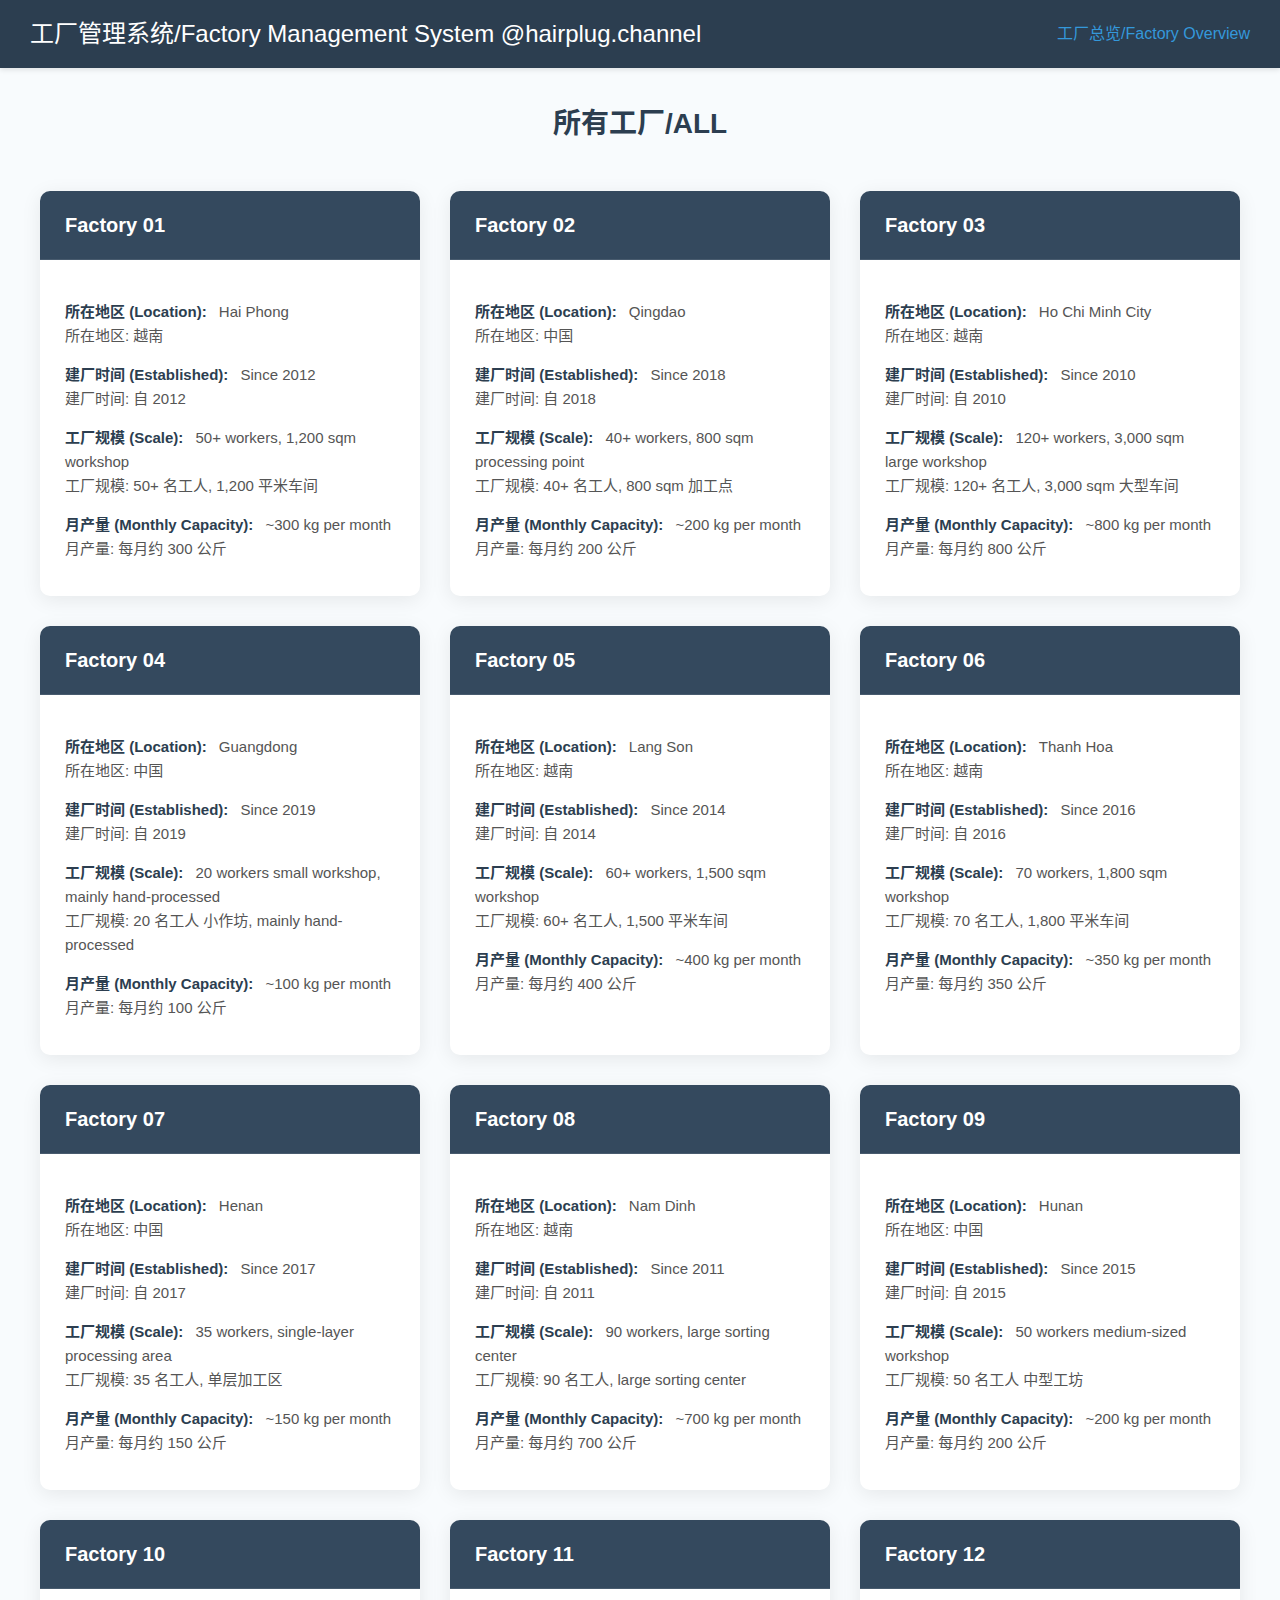
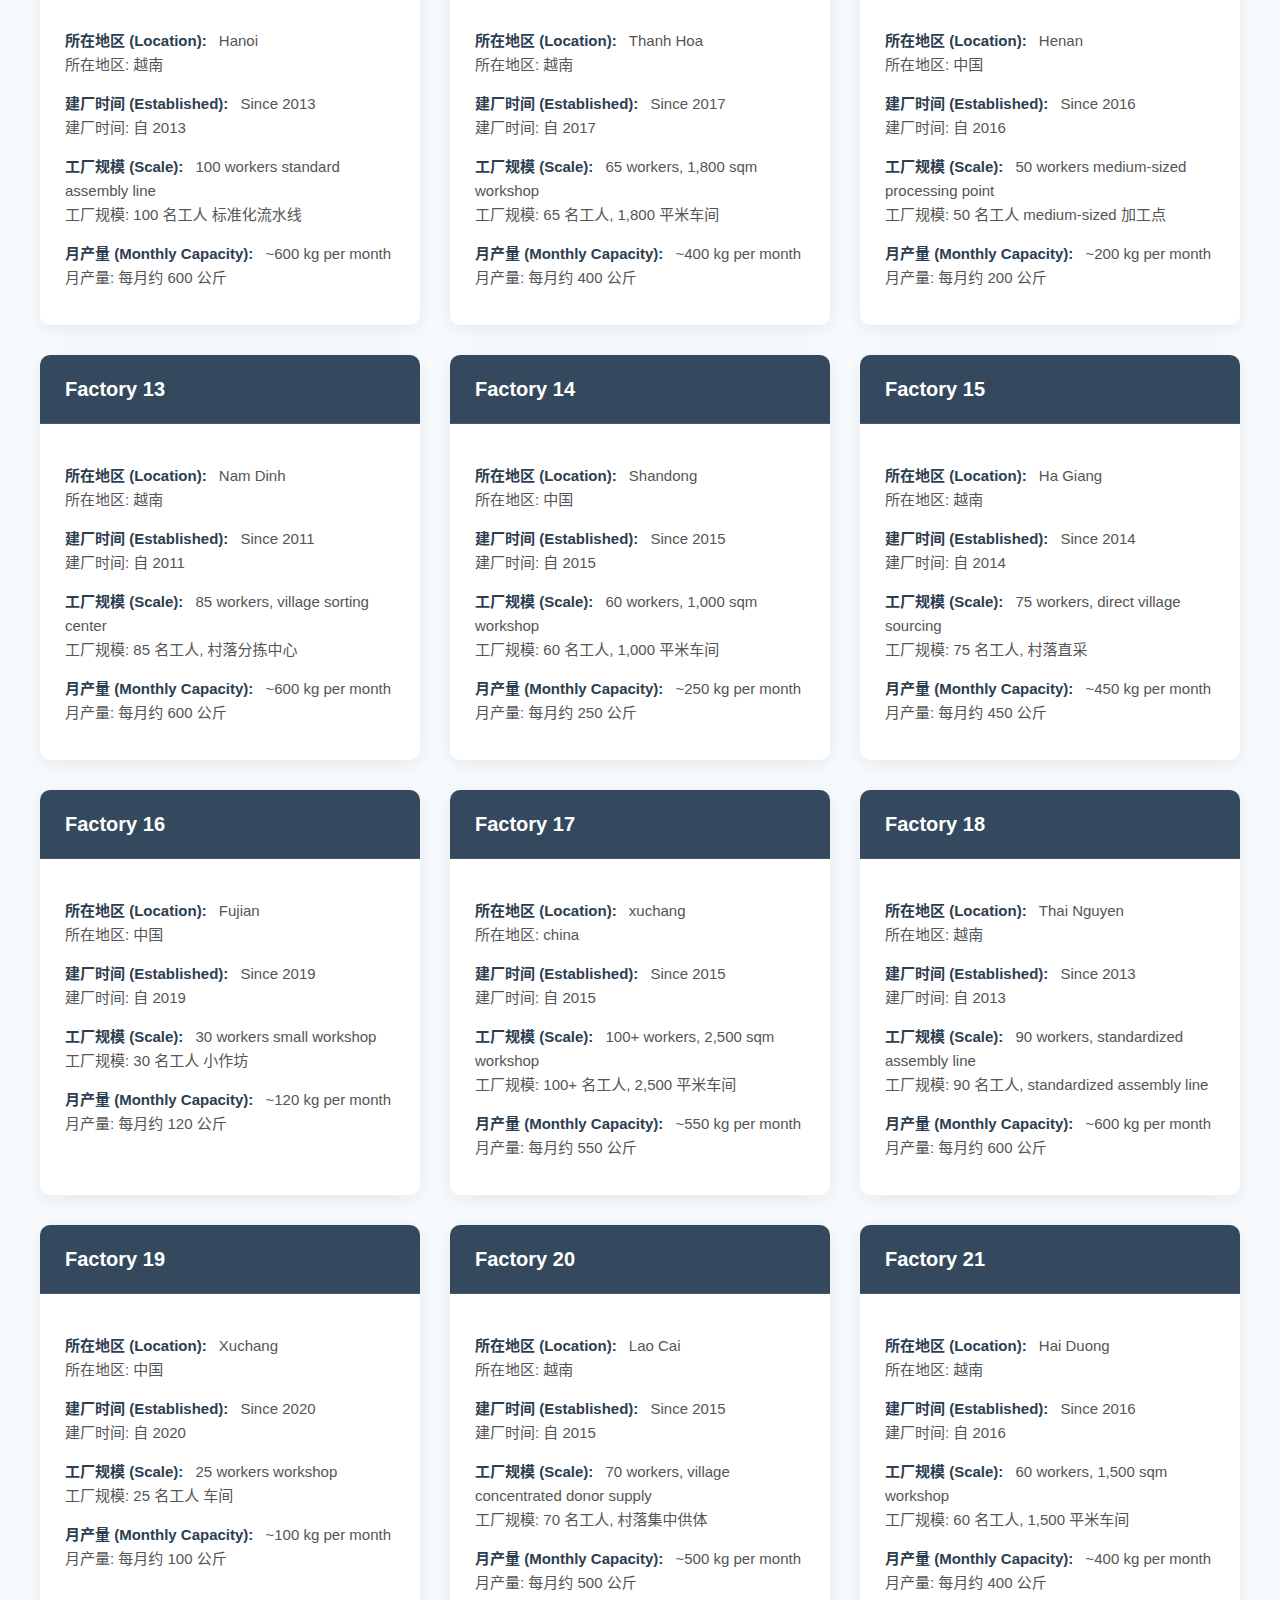
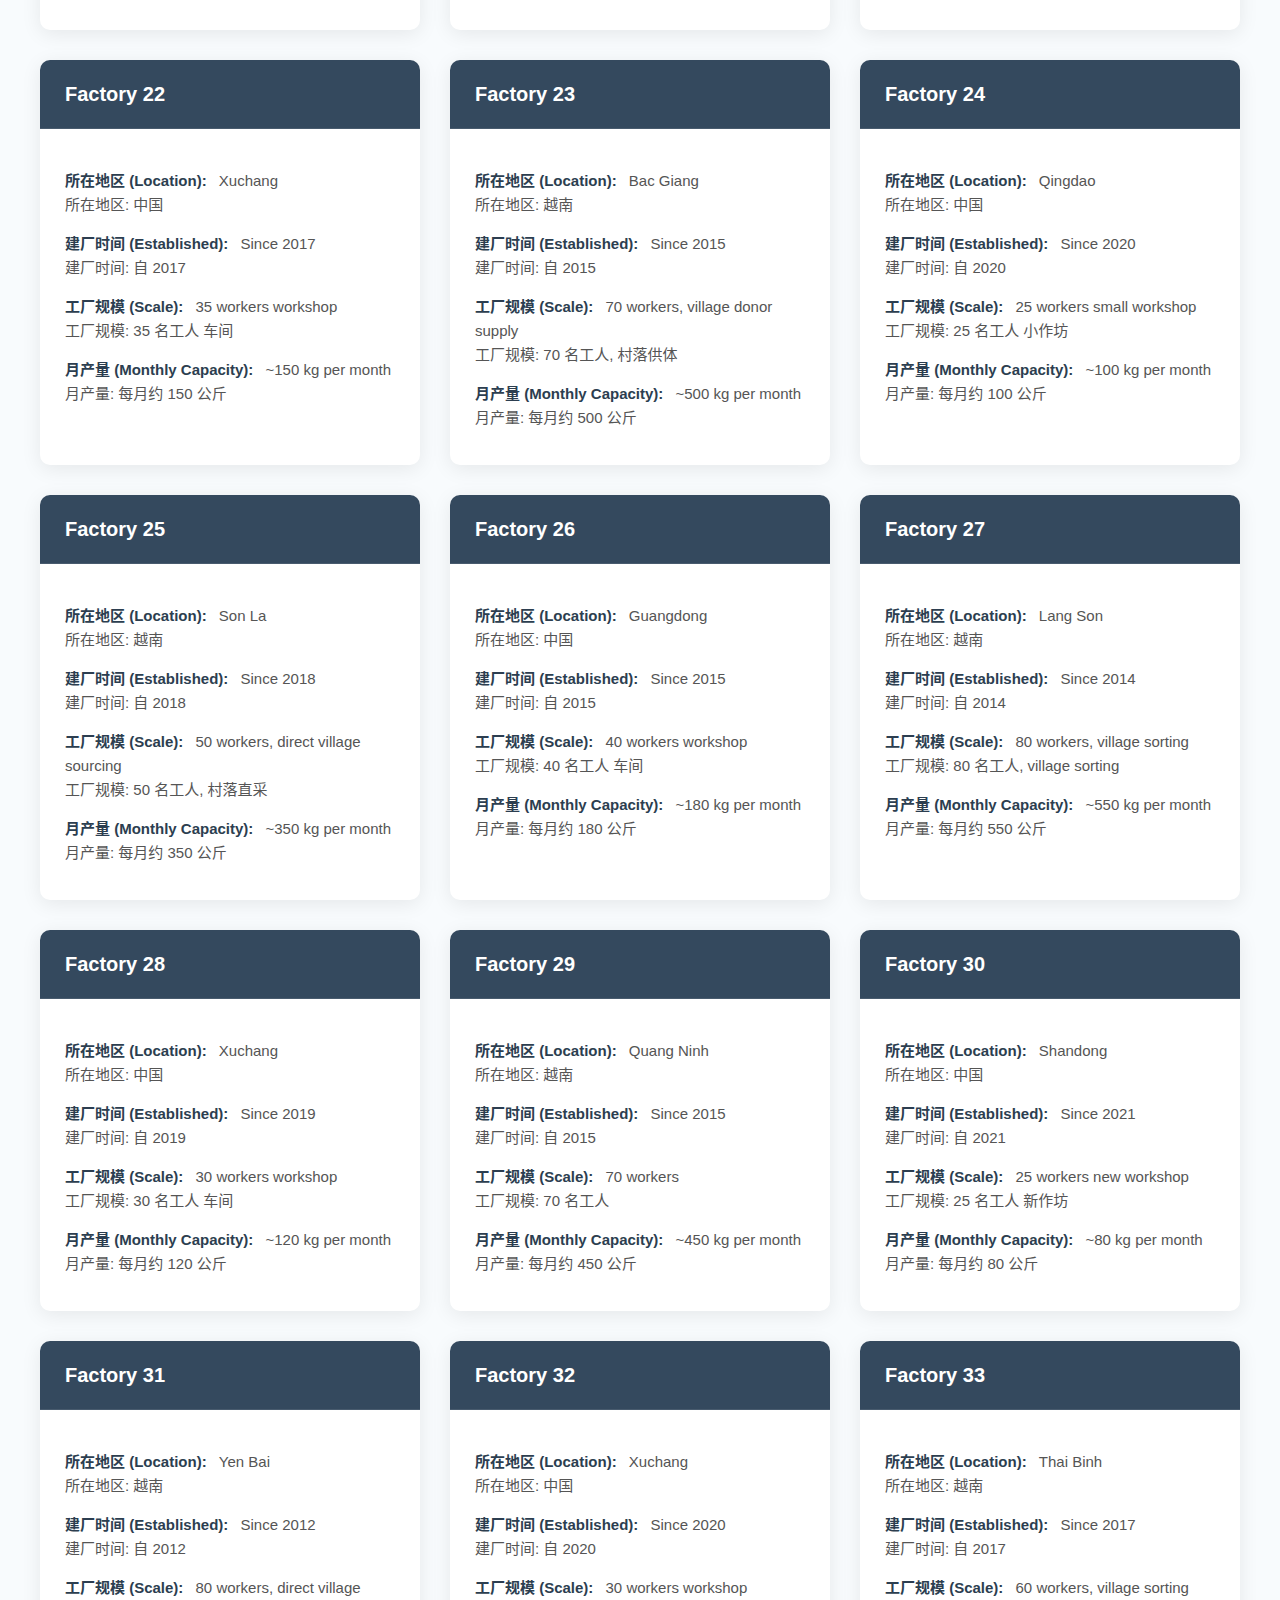
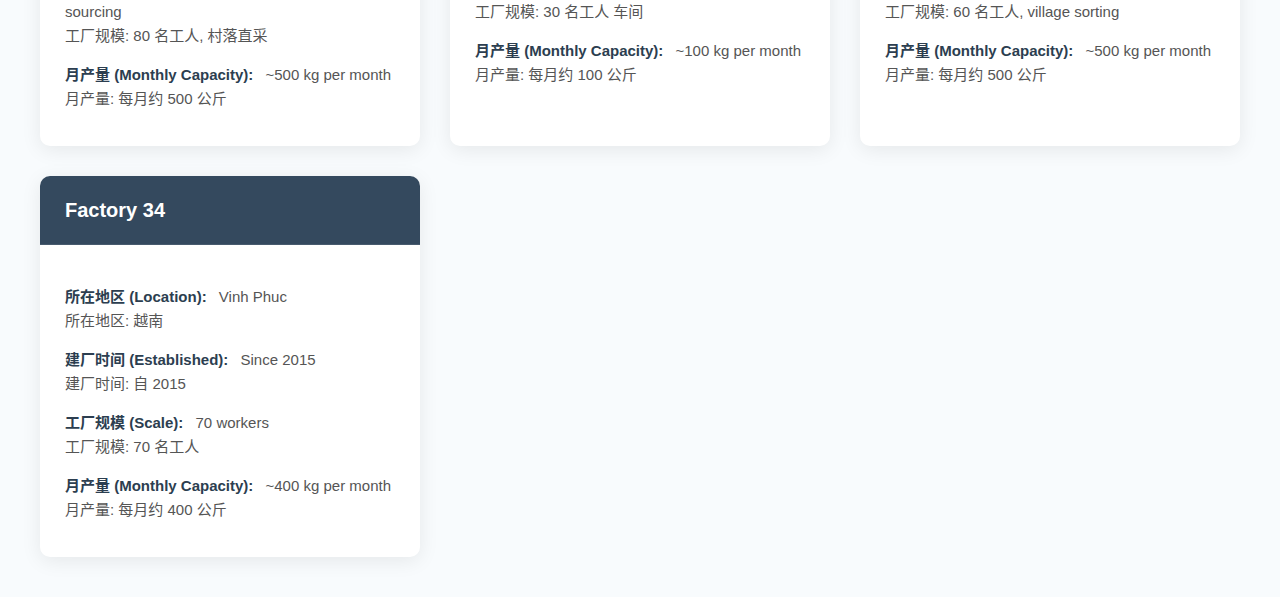
<file: index.html>
<!DOCTYPE html>
<html lang="zh-CN">
<head>
    <meta charset="UTF-8">
    <meta name="viewport" content="width=device-width, initial-scale=1.0">
    <title>工厂管理系统/Factory Management System @hairplug.channel - 工厂总览/Factory Overview</title>
    <link rel="stylesheet" href="css/style.css">
</head>
<body>
    <header class="header">
        <h1>工厂管理系统/Factory Management System @hairplug.channel</h1>
        <nav>
            <a href="index.html" class="active">工厂总览/Factory Overview</a>
        </nav>
    </header>

    <div class="container">
        <h2>所有工厂/ALL</h2>
        <div id="factory-list" class="factory-grid">
            </div>
    </div>

    <script src="js/script.js"></script>
    <script>
        // 在页面加载完成后渲染工厂列表
        document.addEventListener('DOMContentLoaded', () => {
            renderFactoryList();
        });
    </script>
</body>
</html>
</file>
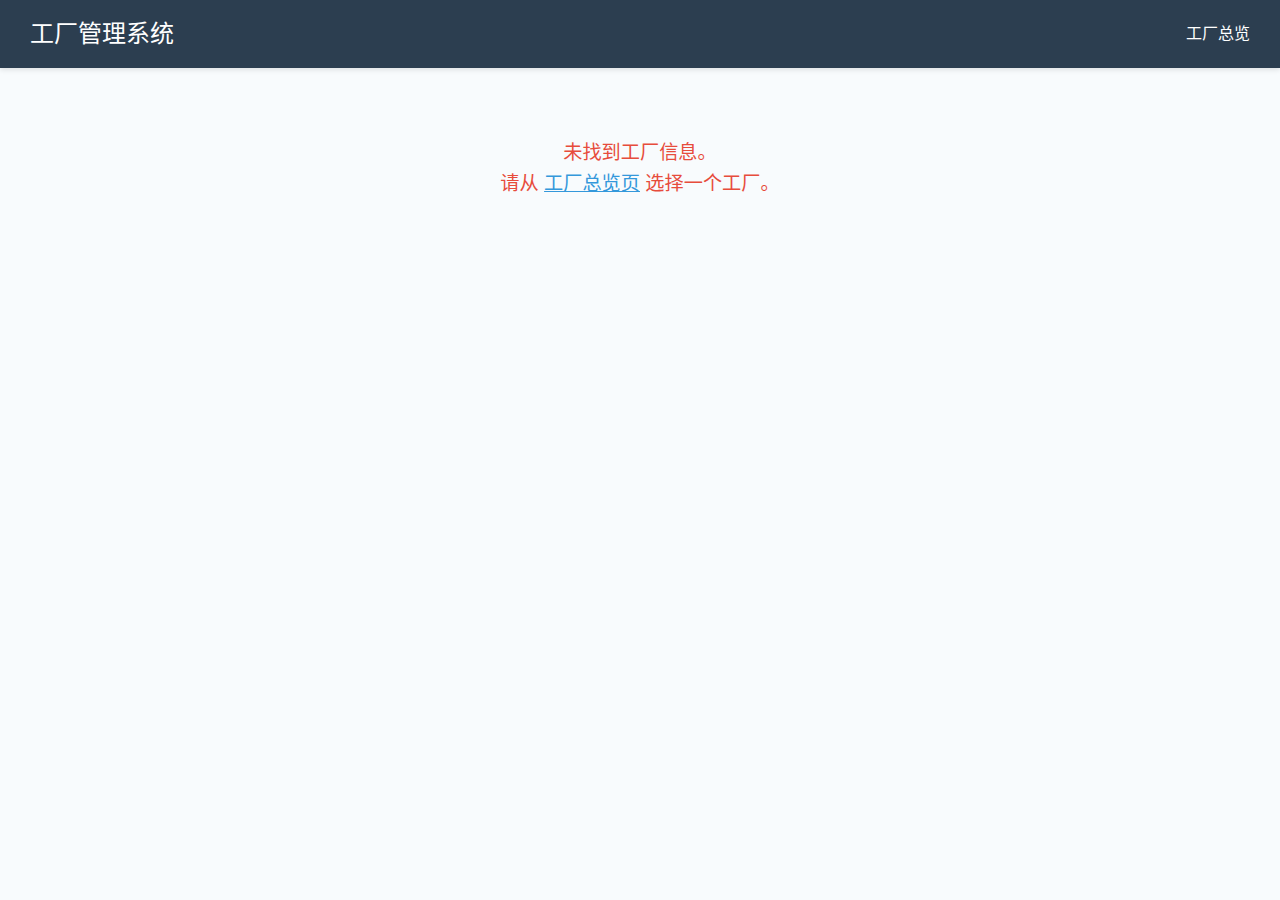
<file: factory-detail.html>
<!DOCTYPE html>
<html lang="zh-CN">
<head>
    <meta charset="UTF-8">
    <meta name="viewport" content="width=device-width, initial-scale=1.0">
    <title id="detail-page-title">工厂详情</title>
    <link rel="stylesheet" href="css/style.css">
</head>
<body>
    <header class="header">
        <h1>工厂管理系统</h1>
        <nav>
            <a href="index.html">工厂总览</a>
        </nav>
    </header>

    <div class="container">
        <div class="factory-detail-section">
            <div class="banner-video">
                <div id="factory-video-title" class="title">工厂直播</div>
            </div>

            <div class="factory-overview"> 
                
        </div> <div class="action-buttons">
            <span class="button">查看产品图册</span>
            <span class="button">生产进度</span>
            <span class="button">工厂协调联系人</span>
            <span class="button">库存列表</span>
        </div>
                <div class="overview-item">
                    <h3>工厂编号 (Factory ID)</h3>
                    <p id="detail-factory-id"></p>
                </div>
                <div class="overview-item">
                    <h3>所在地区 (Location)</h3>
                    <p id="detail-location"></p>
                </div>
                <div class="overview-item">
                    <h3>建厂时间 (Established)</h3>
                    <p id="detail-established"></p>
                </div>
                <div class="overview-item">
                    <h3>工厂规模 (Scale)</h3>
                    <p id="detail-scale"></p>
                </div>
            </div>

            <div class="key-metrics">
                <div class="metric-card">
                    <h4>月产量 (Monthly Capacity)</h4>
                    <p id="detail-monthly-capacity" class="big-value"></p>
                </div>
                <div class="metric-card">
                    <h4>可漂染程度 (Bleach Level)</h4>
                    <p id="detail-bleach-level" class="big-value"></p>
                </div>
                </div>

            <div class="detail-groups">
                <div class="detail-group">
                    <h3>产品与原料 (Product & Source)</h3>
                    <table class="detail-table-small">
                        <tbody id="detail-group-product"></tbody>
                    </table>
                </div>

                <div class="detail-group">
                    <h3>工艺与质检 (Process & QC)</h3>
                    <table class="detail-table-small">
                        <tbody id="detail-group-process-qc"></tbody>
                    </table>
                </div>

                <div class="detail-group">
                    <h3>商业与支持 (Business & Support)</h3>
                    <table class="detail-table-small">
                        <tbody id="detail-group-business-support"></tbody>
                    </table>
                </div>

                <div class="detail-group full-width">
                    <h3>特别说明 (Special Notes)</h3>
                    <table class="detail-table-small">
                        <tbody id="detail-group-notes"></tbody>
                    </table>
                </div>
            </div>

        </div>
    </div>

    <script src="js/script.js"></script>
    <script>
        document.addEventListener('DOMContentLoaded', () => {
            renderFactoryDetail();
        });
    </script>
</body>
</html>
</file>
<file: css/style.css>
/* 通用样式 */
body {
    font-family: 'Arial', 'Helvetica', 'Noto Sans CJK SC', sans-serif;
    margin: 0;
    padding: 0;
    background-color: #f8fbfd;
    color: #333;
    line-height: 1.6;
}

.container {
    max-width: 1200px;
    margin: 20px auto;
    padding: 0 20px;
}

/* 头部导航 */
.header {
    background-color: #2c3e50; /* 深蓝色 */
    color: #fff;
    padding: 15px 30px;
    display: flex;
    justify-content: space-between;
    align-items: center;
    box-shadow: 0 2px 5px rgba(0,0,0,0.1);
}

.header h1 {
    margin: 0;
    font-size: 24px;
    font-weight: 400;
}

.header nav a {
    color: #fff;
    text-decoration: none;
    margin-left: 25px;
    font-size: 16px;
    transition: color 0.3s ease;
}

.header nav a:hover,
.header nav a.active {
    color: #3498db; /* 亮蓝色作为强调色 */
}

/* 工厂列表页 */
h2 {
    color: #2c3e50;
    font-size: 28px;
    margin-bottom: 25px;
    text-align: center;
    padding-top: 10px;
}

.factory-grid {
    display: grid;
    grid-template-columns: repeat(auto-fit, minmax(300px, 1fr));
    gap: 30px;
    padding: 20px 0;
}

.factory-card {
    background-color: #fff;
    border-radius: 10px;
    box-shadow: 0 4px 20px rgba(0,0,0,0.08);
    overflow: hidden;
    transition: transform 0.3s ease, box-shadow 0.3s ease;
    cursor: pointer;
    text-decoration: none; /* 移除链接下划线 */
    color: inherit; /* 继承父元素颜色 */
}

.factory-card:hover {
    transform: translateY(-8px);
    box-shadow: 0 8px 25px rgba(0,0,0,0.15);
}

.card-header {
    background-color: #34495e; /* 深灰蓝色 */
    color: #fff;
    padding: 18px 25px;
    font-size: 20px;
    font-weight: bold;
    border-bottom: 1px solid rgba(255,255,255,0.1);
}

.card-body {
    padding: 25px;
}

.card-body p {
    margin-bottom: 10px;
    font-size: 15px;
    color: #555;
}

.card-body p strong {
    color: #2c3e50;
    margin-right: 8px;
}

/* 工厂详情页 */
.factory-detail-section {
    background-color: #fff;
    border-radius: 10px;
    box-shadow: 0 4px 20px rgba(0,0,0,0.08);
    overflow: hidden;
    margin-bottom: 30px;
}

.banner-video {
    width: 100%;
    height: 480px; /* 较大的视频区域 */
    background-color: #000;
    display: flex;
    justify-content: center;
    align-items: center;
    color: #fff;
    font-size: 2.5em;
    position: relative;
    overflow: hidden; /* 确保标题不溢出 */
}

.banner-video::before {
    content: '直播视频播放区'; /* 模拟视频播放器的文字提示 */
    position: absolute;
    top: 50%;
    left: 50%;
    transform: translate(-50%, -50%);
    opacity: 0.7;
    font-size: 0.8em;
}

.banner-video .title {
    position: absolute;
    bottom: 25px;
    left: 30px;
    background-color: rgba(0,0,0,0.65);
    padding: 12px 25px;
    border-radius: 8px;
    font-size: 1.6em;
    font-weight: bold;
    color: #fff;
    z-index: 10; /* 确保标题在伪元素之上 */
}

.factory-overview {
    display: grid;
    grid-template-columns: repeat(auto-fit, minmax(280px, 1fr));
    gap: 25px;
    padding: 30px;
    border-bottom: 1px solid #eef1f3;
    background-color: #fcfdfe;
}

.overview-item {
    padding: 20px;
    border: 1px solid #e0e6eb;
    border-radius: 8px;
    background-color: #fff;
    box-shadow: 0 1px 5px rgba(0,0,0,0.05);
}

.overview-item h3 {
    margin-top: 0;
    color: #34495e;
    font-size: 1.2em;
    margin-bottom: 8px;
    font-weight: 600;
}

.overview-item p {
    margin-bottom: 0;
    font-size: 1em;
    color: #555;
}

.detail-table {
    width: 100%;
    border-collapse: collapse;
    margin-top: 20px;
    padding: 0 30px 30px; /* 表格本身没有内边距，内容区域有 */
}

.detail-table thead {
    border-bottom: 2px solid #e0e6eb;
}

.detail-table th, .detail-table td {
    padding: 15px 25px;
    text-align: left;
    border-bottom: 1px solid #eef1f3;
    vertical-align: top; /* 顶部对齐 */
}

.detail-table th {
    background-color: #f8fbfd;
    font-weight: 600;
    color: #444;
    font-size: 1.05em;
}

.detail-table tbody tr:nth-child(even) {
    background-color: #fdfdfd;
}

.detail-table td:first-child {
    width: 25%;
    font-weight: 500;
    color: #2c3e50;
}

.detail-table td:nth-child(2) {
    width: 40%;
    color: #444;
}

.detail-table td:nth-child(3) {
    width: 35%;
    color: #666;
}

/* 响应式设计 */
@media (max-width: 768px) {
    .header {
        flex-direction: column;
        text-align: center;
        padding: 15px 20px;
    }
    .header nav {
        margin-top: 15px;
    }
    .header nav a {
        margin: 0 10px;
    }
    h2 {
        font-size: 24px;
    }
    .factory-grid {
        grid-template-columns: 1fr; /* 小屏幕下每行一个卡片 */
    }
    .banner-video {
        height: 300px;
        font-size: 1.8em;
    }
    .banner-video .title {
        font-size: 1.2em;
        bottom: 15px;
        left: 15px;
        padding: 8px 15px;
    }
    .factory-overview {
        grid-template-columns: 1fr;
        padding: 20px;
        gap: 15px;
    }
    .detail-table th, .detail-table td {
        padding: 10px 15px;
        font-size: 0.9em;
    }
    .detail-table td:first-child {
        width: 30%; /* 调整宽度以适应小屏幕 */
    }
    .detail-table td:nth-child(2),
    .detail-table td:nth-child(3) {
        width: auto;
    }
}
</file>
